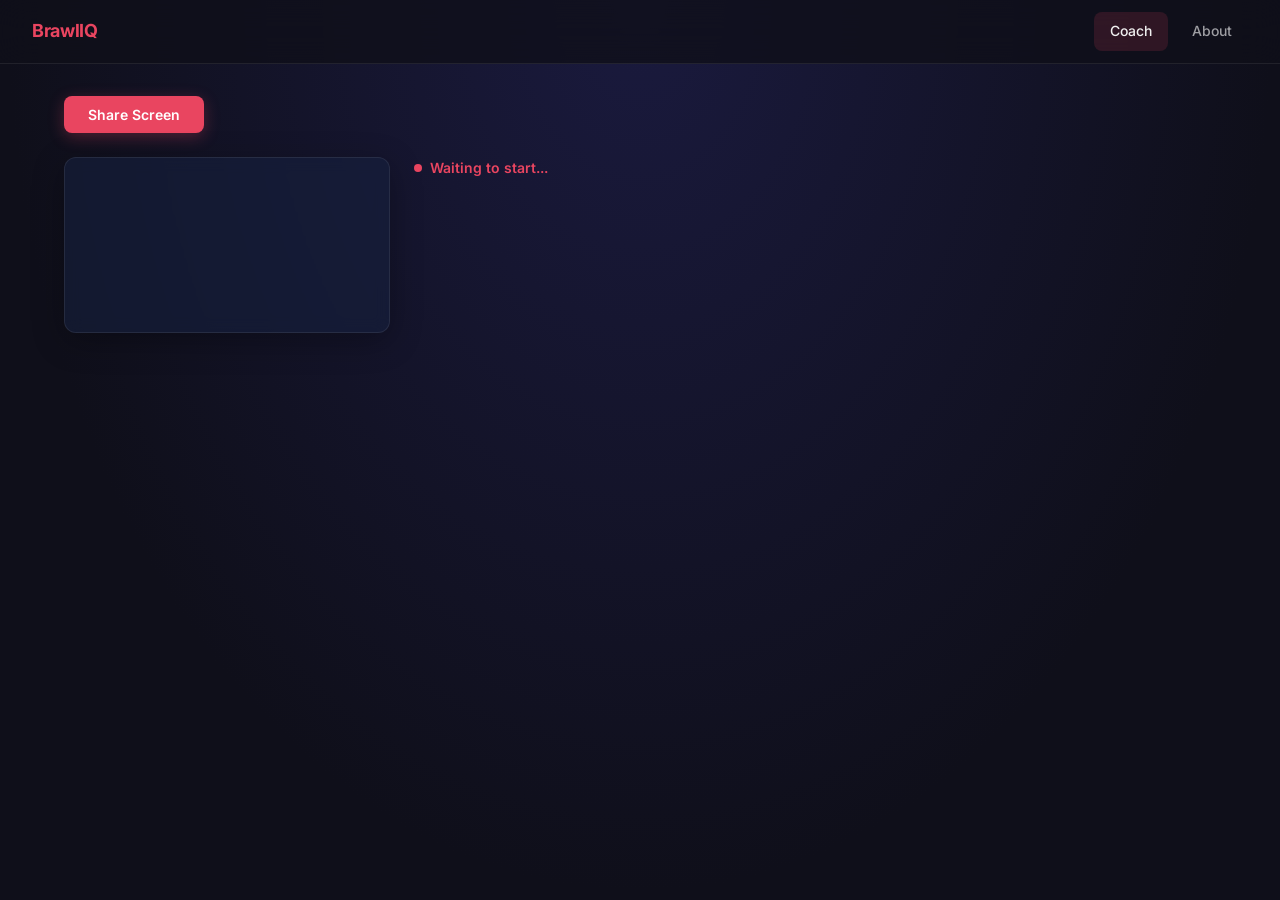
<file: index.html>
<!DOCTYPE html>
<html lang="en">
<head>
    <meta charset="UTF-8">
    <meta name="viewport" content="width=device-width, initial-scale=1.0">
    <title>BrawlIQ</title>
    <link rel="stylesheet" href="/static/css/styles.css">
    <link rel="stylesheet" href="/static/css/app.css">
</head>
<body>
    <nav>
        <a href="/" class="logo">BrawlIQ</a>
        <div class="nav-links">
            <a href="/" class="active">Coach</a>
            <a href="/about">About</a>
        </div>
    </nav>

    <main>
        <div id="controls">
            <button id="startBtn">Share Screen</button>
            <button id="nextGameBtn">Next Game</button>
        </div>
        <div id="main">
            <div id="videoWrap">
                <video id="video" autoplay></video>
            </div>
            <div id="infoPanel">
                <div id="status">Waiting to start...</div>
                <div id="matchDetails"></div>
            </div>
        </div>
    </main>

    <script src="/static/js/app.js"></script>
</body>
</html>
</file>
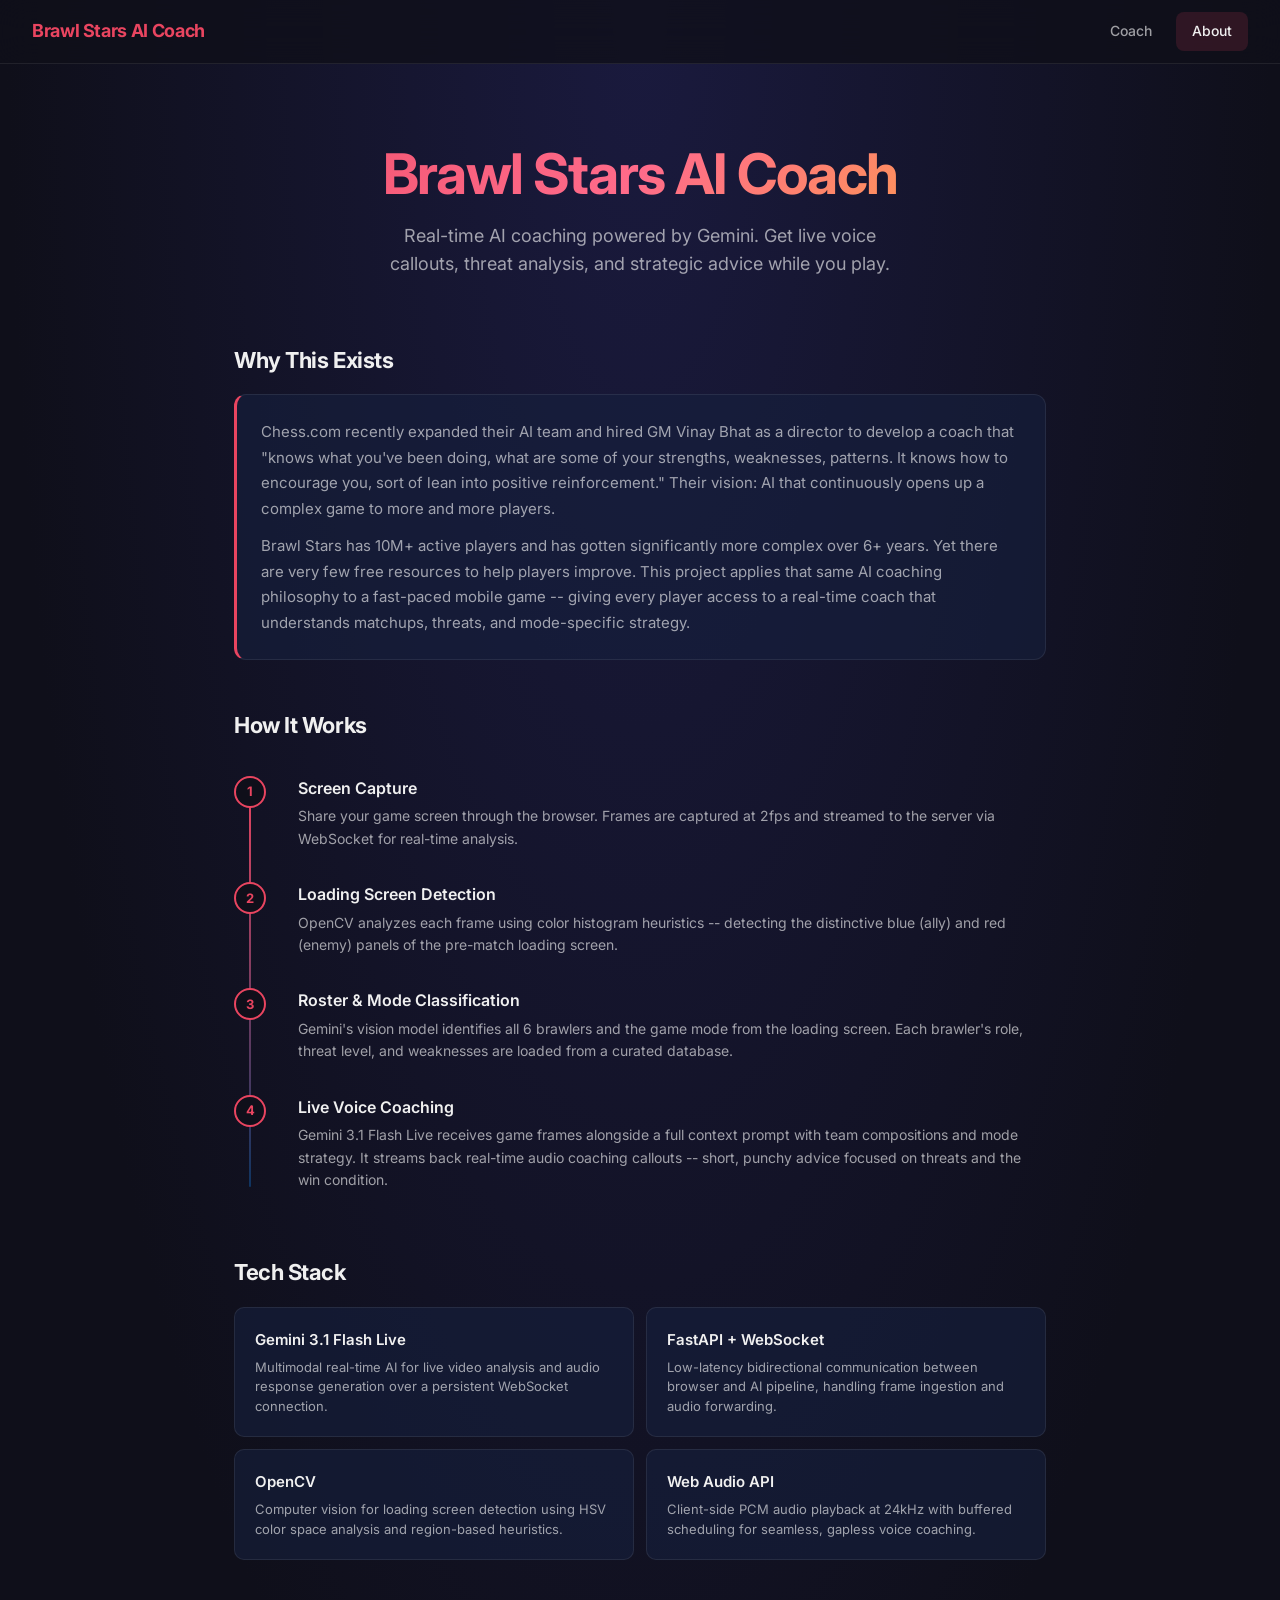
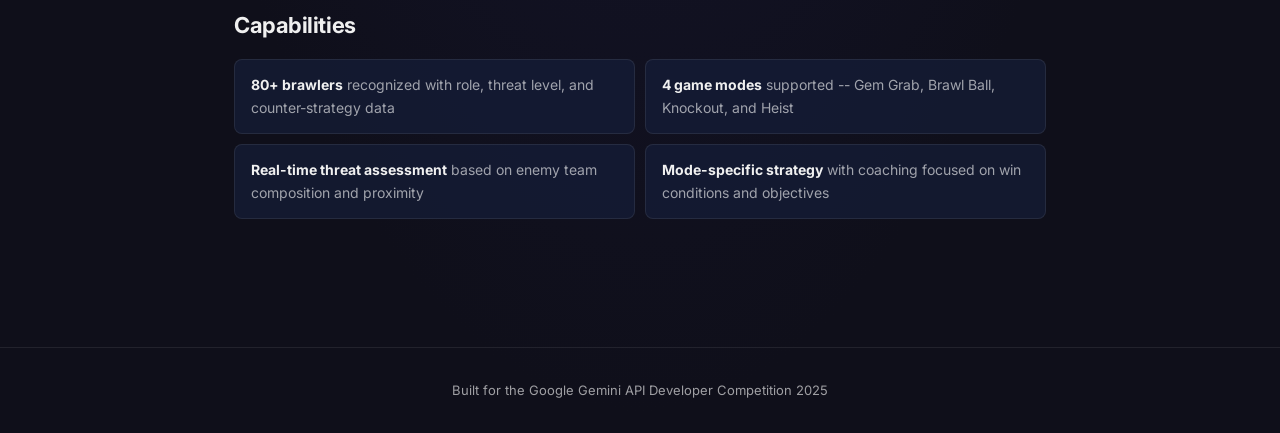
<file: about.html>
<!DOCTYPE html>
<html lang="en">
<head>
    <meta charset="UTF-8">
    <meta name="viewport" content="width=device-width, initial-scale=1.0">
    <title>About - Brawl Stars AI Coach</title>
    <link rel="stylesheet" href="/static/css/styles.css">
    <link rel="stylesheet" href="/static/css/about.css">
</head>
<body>
    <nav>
        <a href="/" class="logo">Brawl Stars AI Coach</a>
        <div class="nav-links">
            <a href="/">Coach</a>
            <a href="/about" class="active">About</a>
        </div>
    </nav>

    <section class="hero">
        <h1>Brawl Stars AI Coach</h1>
        <p>Real-time AI coaching powered by Gemini. Get live voice callouts, threat analysis, and strategic advice while you play.</p>
    </section>

    <div class="about-content">
        <section class="about-section">
            <h2>Why This Exists</h2>
            <div class="motivation-card">
                <p>Chess.com recently expanded their AI team and hired GM Vinay Bhat as a director to develop a coach that "knows what you've been doing, what are some of your strengths, weaknesses, patterns. It knows how to encourage you, sort of lean into positive reinforcement." Their vision: AI that continuously opens up a complex game to more and more players.</p>
                <p>Brawl Stars has 10M+ active players and has gotten significantly more complex over 6+ years. Yet there are very few free resources to help players improve. This project applies that same AI coaching philosophy to a fast-paced mobile game -- giving every player access to a real-time coach that understands matchups, threats, and mode-specific strategy.</p>
            </div>
        </section>

        <section class="about-section">
            <h2>How It Works</h2>
            <div class="steps">
                <div class="step">
                    <span class="step-number">1</span>
                    <h3>Screen Capture</h3>
                    <p>Share your game screen through the browser. Frames are captured at 2fps and streamed to the server via WebSocket for real-time analysis.</p>
                </div>
                <div class="step">
                    <span class="step-number">2</span>
                    <h3>Loading Screen Detection</h3>
                    <p>OpenCV analyzes each frame using color histogram heuristics -- detecting the distinctive blue (ally) and red (enemy) panels of the pre-match loading screen.</p>
                </div>
                <div class="step">
                    <span class="step-number">3</span>
                    <h3>Roster & Mode Classification</h3>
                    <p>Gemini's vision model identifies all 6 brawlers and the game mode from the loading screen. Each brawler's role, threat level, and weaknesses are loaded from a curated database.</p>
                </div>
                <div class="step">
                    <span class="step-number">4</span>
                    <h3>Live Voice Coaching</h3>
                    <p>Gemini 3.1 Flash Live receives game frames alongside a full context prompt with team compositions and mode strategy. It streams back real-time audio coaching callouts -- short, punchy advice focused on threats and the win condition.</p>
                </div>
            </div>
        </section>

        <section class="about-section">
            <h2>Tech Stack</h2>
            <div class="tech-grid">
                <div class="tech-card">
                    <h3>Gemini 3.1 Flash Live</h3>
                    <p>Multimodal real-time AI for live video analysis and audio response generation over a persistent WebSocket connection.</p>
                </div>
                <div class="tech-card">
                    <h3>FastAPI + WebSocket</h3>
                    <p>Low-latency bidirectional communication between browser and AI pipeline, handling frame ingestion and audio forwarding.</p>
                </div>
                <div class="tech-card">
                    <h3>OpenCV</h3>
                    <p>Computer vision for loading screen detection using HSV color space analysis and region-based heuristics.</p>
                </div>
                <div class="tech-card">
                    <h3>Web Audio API</h3>
                    <p>Client-side PCM audio playback at 24kHz with buffered scheduling for seamless, gapless voice coaching.</p>
                </div>
            </div>
        </section>

        <section class="about-section">
            <h2>Capabilities</h2>
            <div class="capabilities-list">
                <div class="capability"><strong>80+ brawlers</strong> recognized with role, threat level, and counter-strategy data</div>
                <div class="capability"><strong>4 game modes</strong> supported -- Gem Grab, Brawl Ball, Knockout, and Heist</div>
                <div class="capability"><strong>Real-time threat assessment</strong> based on enemy team composition and proximity</div>
                <div class="capability"><strong>Mode-specific strategy</strong> with coaching focused on win conditions and objectives</div>
            </div>
        </section>
    </div>

    <footer>
        Built for the Google Gemini API Developer Competition 2025
    </footer>
</body>
</html>
</file>
<file: static/css/styles.css>
@import url('https://fonts.googleapis.com/css2?family=Inter:wght@400;500;600;700&display=swap');

*, *::before, *::after {
    box-sizing: border-box;
    margin: 0;
    padding: 0;
}

:root {
    --bg-primary: #0f0f1a;
    --bg-gradient: radial-gradient(ellipse at top, #1a1a3e 0%, #0f0f1a 70%);
    --bg-card: rgba(22, 33, 62, 0.6);
    --bg-card-hover: rgba(26, 39, 68, 0.8);
    --glass-border: rgba(255, 255, 255, 0.08);
    --accent-red: #e94560;
    --accent-blue: #0f3460;
    --accent-green: #4ade80;
    --accent-yellow: #fbbf24;
    --accent-enemy: #f87171;
    --text-primary: #f0f0f0;
    --text-secondary: rgba(255, 255, 255, 0.6);
    --border-glow: rgba(233, 69, 96, 0.3);
    --nav-height: 64px;
}

html {
    scroll-behavior: smooth;
}

body {
    font-family: 'Inter', system-ui, -apple-system, sans-serif;
    background: var(--bg-primary);
    background-image: var(--bg-gradient);
    color: var(--text-primary);
    min-height: 100vh;
    line-height: 1.6;
    -webkit-font-smoothing: antialiased;
}

/* ── Nav ── */
nav {
    position: sticky;
    top: 0;
    z-index: 100;
    display: flex;
    align-items: center;
    justify-content: space-between;
    height: var(--nav-height);
    padding: 0 32px;
    background: rgba(15, 15, 26, 0.8);
    backdrop-filter: blur(16px);
    -webkit-backdrop-filter: blur(16px);
    border-bottom: 1px solid var(--glass-border);
}

nav .logo {
    font-size: 18px;
    font-weight: 700;
    color: var(--accent-red);
    text-decoration: none;
    letter-spacing: -0.02em;
}

nav .nav-links {
    display: flex;
    gap: 8px;
}

nav .nav-links a {
    color: var(--text-secondary);
    text-decoration: none;
    font-size: 14px;
    font-weight: 500;
    padding: 8px 16px;
    border-radius: 8px;
    transition: all 0.2s ease;
}

nav .nav-links a:hover {
    color: var(--text-primary);
    background: rgba(255, 255, 255, 0.06);
}

nav .nav-links a.active {
    color: var(--text-primary);
    background: rgba(233, 69, 96, 0.15);
}

/* ── Buttons ── */
button {
    font-family: 'Inter', system-ui, sans-serif;
    padding: 10px 24px;
    font-size: 14px;
    font-weight: 600;
    border: none;
    border-radius: 8px;
    cursor: pointer;
    transition: all 0.2s ease;
}

button:hover {
    transform: translateY(-1px);
}

button:active {
    transform: translateY(0);
}

/* ── Glass Card ── */
.glass-card {
    background: var(--bg-card);
    backdrop-filter: blur(8px);
    -webkit-backdrop-filter: blur(8px);
    border: 1px solid var(--glass-border);
    border-radius: 12px;
    padding: 16px;
}

/* ── Scrollbar ── */
::-webkit-scrollbar {
    width: 6px;
}

::-webkit-scrollbar-track {
    background: transparent;
}

::-webkit-scrollbar-thumb {
    background: rgba(255, 255, 255, 0.1);
    border-radius: 3px;
}

::-webkit-scrollbar-thumb:hover {
    background: rgba(255, 255, 255, 0.2);
}

/* ── Responsive ── */
@media (max-width: 768px) {
    nav {
        padding: 0 16px;
    }

    nav .logo {
        font-size: 16px;
    }
}
</file>
<file: static/css/app.css>
/* ── App Layout ── */
main {
    max-width: 1200px;
    margin: 0 auto;
    padding: 32px 24px;
}

/* ── Controls ── */
#controls {
    margin-bottom: 24px;
    display: flex;
    gap: 10px;
}

#startBtn {
    background: var(--accent-red);
    color: white;
    box-shadow: 0 4px 16px rgba(233, 69, 96, 0.3);
}

#startBtn:hover {
    box-shadow: 0 6px 24px rgba(233, 69, 96, 0.45);
}

#nextGameBtn {
    background: var(--accent-blue);
    color: white;
    display: none;
    box-shadow: 0 4px 16px rgba(15, 52, 96, 0.3);
}

#nextGameBtn:hover {
    box-shadow: 0 6px 24px rgba(15, 52, 96, 0.45);
}

/* ── Main 2-column layout ── */
#main {
    display: flex;
    gap: 24px;
    align-items: flex-start;
}

/* ── Video ── */
#videoWrap {
    flex-shrink: 0;
    background: var(--bg-card);
    backdrop-filter: blur(8px);
    -webkit-backdrop-filter: blur(8px);
    border: 1px solid var(--glass-border);
    border-radius: 12px;
    padding: 12px;
    box-shadow: 0 8px 32px rgba(0, 0, 0, 0.3);
}

video {
    max-width: 600px;
    width: 100%;
    border-radius: 8px;
    display: block;
}

/* ── Info Panel ── */
#infoPanel {
    min-width: 280px;
    flex: 1;
}

/* ── Status ── */
#status {
    color: var(--accent-red);
    font-weight: 600;
    font-size: 14px;
    margin-bottom: 16px;
    display: flex;
    align-items: center;
    gap: 8px;
}

#status::before {
    content: '';
    width: 8px;
    height: 8px;
    border-radius: 50%;
    background: var(--accent-red);
    animation: pulse 2s ease-in-out infinite;
    flex-shrink: 0;
}

@keyframes pulse {
    0%, 100% { opacity: 1; box-shadow: 0 0 0 0 rgba(233, 69, 96, 0.6); }
    50% { opacity: 0.6; box-shadow: 0 0 0 6px rgba(233, 69, 96, 0); }
}

/* ── Mode Info ── */
#modeInfo {
    background: var(--bg-card);
    backdrop-filter: blur(8px);
    border: 1px solid var(--glass-border);
    border-left: 3px solid var(--accent-yellow);
    padding: 14px 16px;
    border-radius: 10px;
    margin-bottom: 16px;
}

#modeInfo h3 {
    margin: 0;
    color: var(--accent-yellow);
    font-size: 14px;
    font-weight: 600;
}

/* ── Team Sections ── */
.team-section {
    margin-bottom: 16px;
}

.team-section h3 {
    margin: 0 0 8px 0;
    font-size: 12px;
    font-weight: 600;
    text-transform: uppercase;
    letter-spacing: 1.5px;
}

.team-section.ally h3 { color: var(--accent-green); }
.team-section.enemy h3 { color: var(--accent-enemy); }

/* ── Brawler Cards ── */
.brawler-card {
    background: var(--bg-card);
    border: 1px solid var(--glass-border);
    padding: 10px 14px;
    border-radius: 8px;
    margin-bottom: 6px;
    font-size: 13px;
    transition: background 0.15s ease;
    display: flex;
    align-items: center;
    gap: 10px;
}

.brawler-img {
    width: 36px;
    height: 36px;
    border-radius: 6px;
    object-fit: cover;
    flex-shrink: 0;
    background: rgba(255, 255, 255, 0.05);
}

.brawler-card:hover {
    background: var(--bg-card-hover);
}

.team-section.ally .brawler-card {
    border-left: 3px solid var(--accent-green);
}

.team-section.enemy .brawler-card {
    border-left: 3px solid var(--accent-enemy);
}

.brawler-name {
    font-weight: 600;
}

.brawler-role {
    color: var(--text-secondary);
    font-size: 12px;
}

/* ── Responsive ── */
@media (max-width: 768px) {
    main {
        padding: 20px 16px;
    }

    #main {
        flex-direction: column;
    }

    #videoWrap {
        width: 100%;
    }

    video {
        max-width: 100%;
    }

    #infoPanel {
        min-width: auto;
        width: 100%;
    }
}
</file>
<file: static/css/about.css>
/* ── About Page Layout ── */
.about-content {
    max-width: 860px;
    margin: 0 auto;
    padding: 0 24px 80px;
}

/* ── Hero ── */
.hero {
    text-align: center;
    padding: 80px 24px 64px;
}

.hero h1 {
    font-size: clamp(36px, 6vw, 56px);
    font-weight: 700;
    letter-spacing: -0.03em;
    line-height: 1.1;
    background: linear-gradient(135deg, var(--accent-red) 0%, #ff6b8a 50%, var(--accent-yellow) 100%);
    -webkit-background-clip: text;
    -webkit-text-fill-color: transparent;
    background-clip: text;
    margin-bottom: 16px;
}

.hero p {
    font-size: 18px;
    color: var(--text-secondary);
    max-width: 520px;
    margin: 0 auto;
    line-height: 1.6;
}

/* ── Sections ── */
.about-section {
    margin-bottom: 48px;
}

.about-section h2 {
    font-size: 22px;
    font-weight: 700;
    margin-bottom: 16px;
    letter-spacing: -0.02em;
    color: var(--text-primary);
}

.about-section p {
    font-size: 15px;
    color: var(--text-secondary);
    line-height: 1.7;
}

/* ── Motivation Card ── */
.motivation-card {
    background: var(--bg-card);
    border: 1px solid var(--glass-border);
    border-left: 3px solid var(--accent-red);
    border-radius: 12px;
    padding: 24px;
}

.motivation-card p + p {
    margin-top: 12px;
}

/* ── How It Works Timeline ── */
.steps {
    display: flex;
    flex-direction: column;
    gap: 0;
    position: relative;
    padding-left: 40px;
}

.steps::before {
    content: '';
    position: absolute;
    left: 15px;
    top: 20px;
    bottom: 20px;
    width: 2px;
    background: linear-gradient(to bottom, var(--accent-red), var(--accent-blue));
    border-radius: 1px;
}

.step {
    position: relative;
    padding: 16px 0 16px 24px;
}

.step-number {
    position: absolute;
    left: -40px;
    top: 16px;
    width: 32px;
    height: 32px;
    border-radius: 50%;
    background: var(--bg-primary);
    border: 2px solid var(--accent-red);
    display: flex;
    align-items: center;
    justify-content: center;
    font-size: 13px;
    font-weight: 700;
    color: var(--accent-red);
    z-index: 1;
}

.step h3 {
    font-size: 16px;
    font-weight: 600;
    margin-bottom: 4px;
    color: var(--text-primary);
}

.step p {
    font-size: 14px;
    color: var(--text-secondary);
    line-height: 1.6;
}

/* ── Tech Grid ── */
.tech-grid {
    display: grid;
    grid-template-columns: repeat(2, 1fr);
    gap: 12px;
}

.tech-card {
    background: var(--bg-card);
    border: 1px solid var(--glass-border);
    border-radius: 10px;
    padding: 20px;
    transition: background 0.15s ease;
}

.tech-card:hover {
    background: var(--bg-card-hover);
}

.tech-card h3 {
    font-size: 15px;
    font-weight: 600;
    color: var(--text-primary);
    margin-bottom: 6px;
}

.tech-card p {
    font-size: 13px;
    color: var(--text-secondary);
    line-height: 1.5;
}

/* ── Capabilities ── */
.capabilities-list {
    display: grid;
    grid-template-columns: repeat(2, 1fr);
    gap: 10px;
}

.capability {
    background: var(--bg-card);
    border: 1px solid var(--glass-border);
    border-radius: 8px;
    padding: 14px 16px;
    font-size: 14px;
    color: var(--text-secondary);
}

.capability strong {
    color: var(--text-primary);
}

/* ── Footer ── */
footer {
    text-align: center;
    padding: 32px 24px;
    color: var(--text-secondary);
    font-size: 13px;
    border-top: 1px solid var(--glass-border);
}

footer a {
    color: var(--accent-red);
    text-decoration: none;
}

footer a:hover {
    text-decoration: underline;
}

/* ── Responsive ── */
@media (max-width: 768px) {
    .hero {
        padding: 48px 16px 40px;
    }

    .hero p {
        font-size: 16px;
    }

    .about-content {
        padding: 0 16px 48px;
    }

    .tech-grid {
        grid-template-columns: 1fr;
    }

    .capabilities-list {
        grid-template-columns: 1fr;
    }
}
</file>
